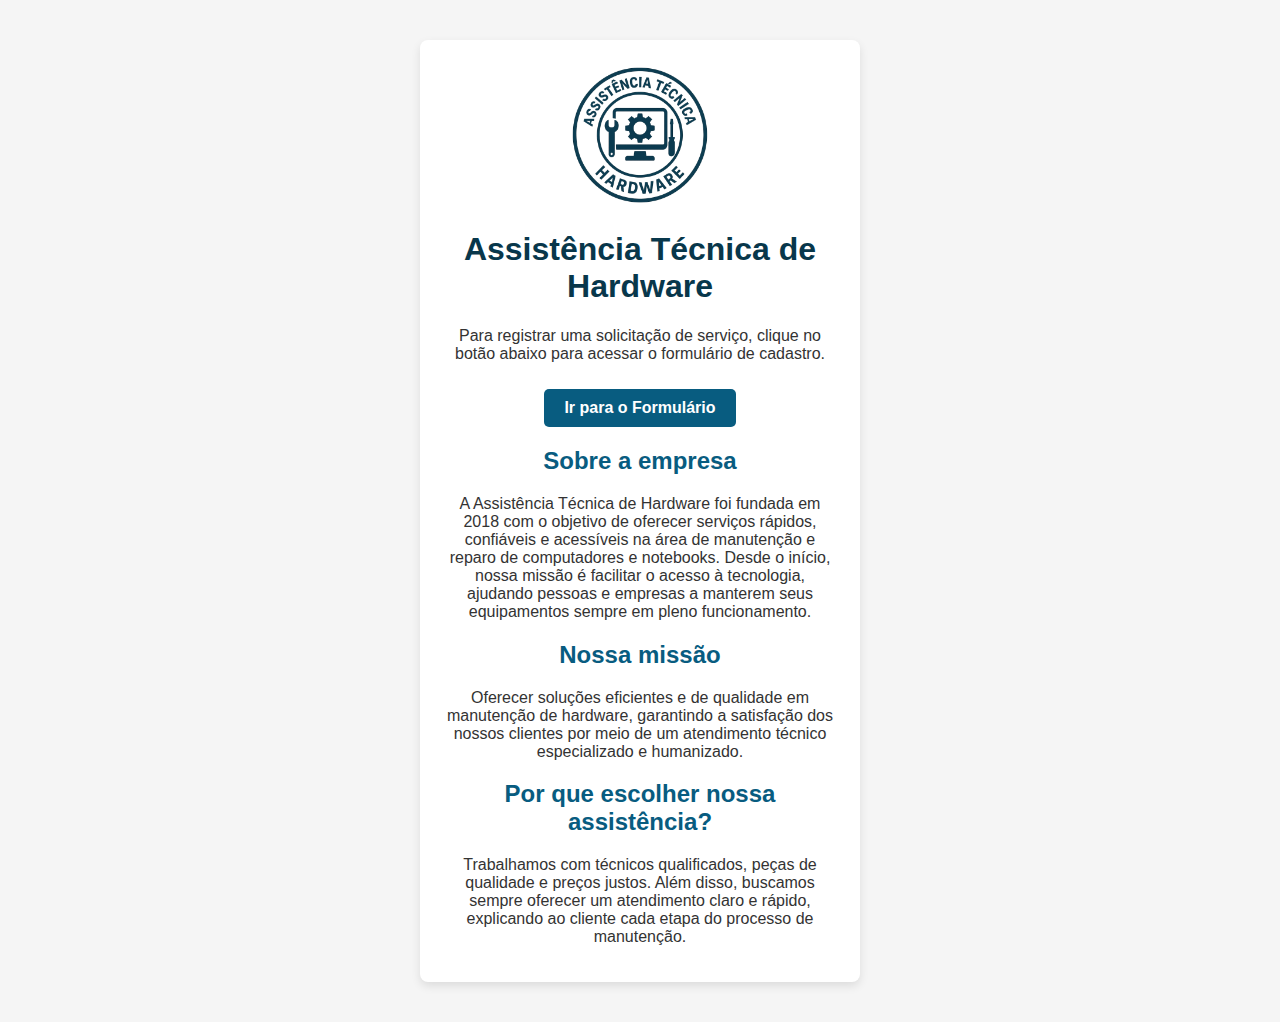
<file: index.html>
<!DOCTYPE html>
<html lang="pt-br">
<head>
    <meta charset="UTF-8">
    <meta name="viewport" content="width=device-width, initial-scale=1.0">
    <title>Assistência Técnica de Hardware</title>
    <link rel="stylesheet" href="style.css">
</head>
<body>

    <div class="container">

        <!-- INSIRA A IMAGEM AQUI -->
        <img src="image.png" alt="Logo da Assistência Técnica" class="logo">

        <h1>Assistência Técnica de Hardware</h1>

        <p>
            Para registrar uma solicitação de serviço, clique no botão abaixo
            para acessar o formulário de cadastro.
        </p>

        <a href="formulario.html">Ir para o Formulário</a>
    
            <h2>Sobre a empresa</h2>
        
            <p>
    A Assistência Técnica de Hardware foi fundada em 2018 com o objetivo de
    oferecer serviços rápidos, confiáveis e acessíveis na área de manutenção
    e reparo de computadores e notebooks. Desde o início, nossa missão é
    facilitar o acesso à tecnologia, ajudando pessoas e empresas a manterem
    seus equipamentos sempre em pleno funcionamento.
</p>

<h2>Nossa missão</h2>
<p>
    Oferecer soluções eficientes e de qualidade em manutenção de hardware,
    garantindo a satisfação dos nossos clientes por meio de um atendimento
    técnico especializado e humanizado.
</p>

<h2>Por que escolher nossa assistência?</h2>
<p>
    Trabalhamos com técnicos qualificados, peças de qualidade e preços justos.
    Além disso, buscamos sempre oferecer um atendimento claro e rápido,
    explicando ao cliente cada etapa do processo de manutenção.
</p>

    </div>

</body>
</html>
</file>
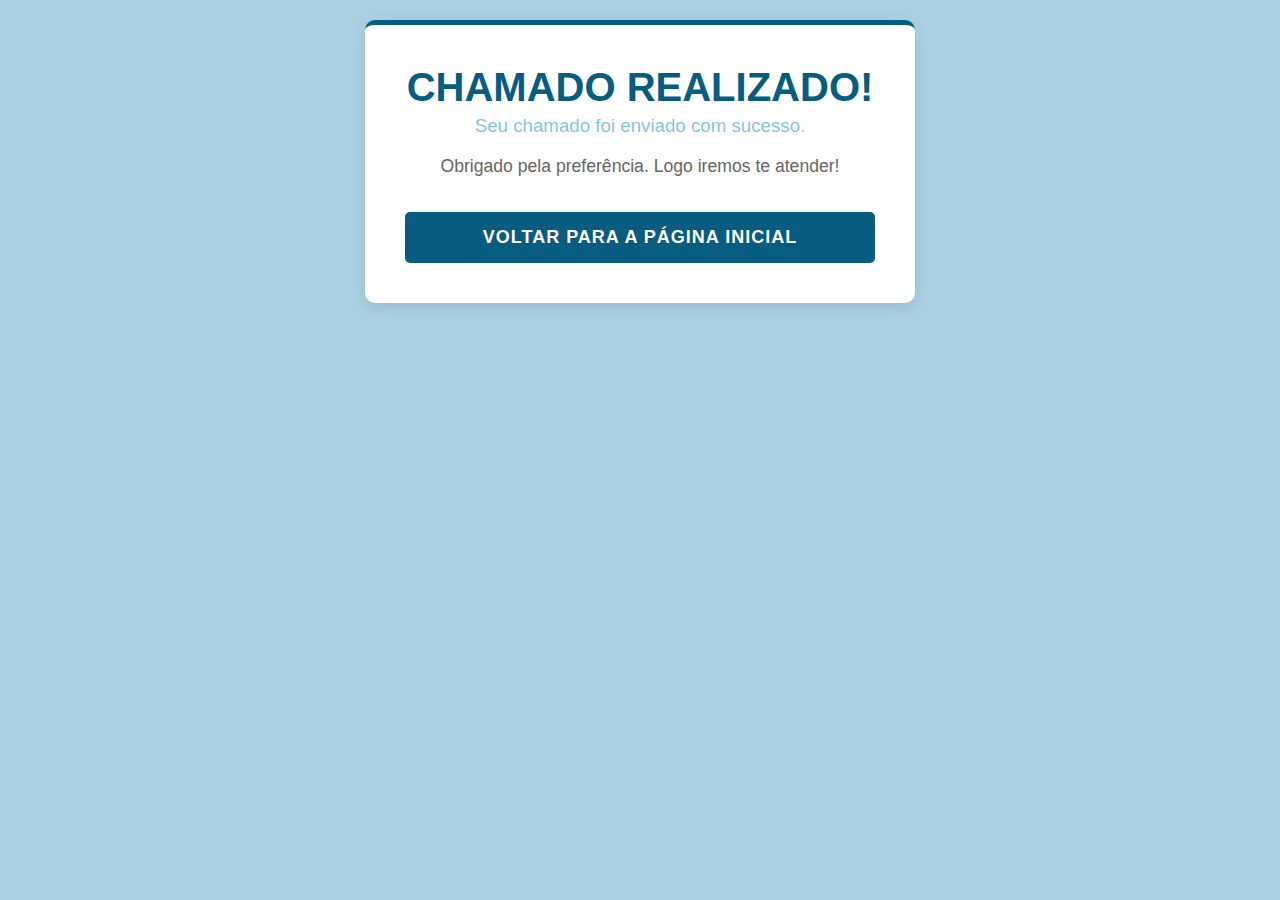
<file: enviado.html>
<!DOCTYPE html>
<html lang="pt-br">
<head>
    <link rel="stylesheet" href="form.css">
    <meta charset="UTF-8">
    <meta name="viewport" content="width=device-width, initial-scale=1.0">
    <title>Chamado Realizado - Assistência Técnica</title>
</head>
<body>

    <div class="card" style="text-align: center;">
        <h1 style="font-size: 2.5em;">CHAMADO REALIZADO!</h1>
        <h3 style="color: #0686c283;">Seu chamado foi enviado com sucesso.</h3>
        
        <p style="color: #666; font-size: 1.1em;">
            Obrigado pela preferência. Logo iremos te atender!
        </p>
        
        <br>
        <a href="index.html" class="btn-enviar">Voltar para a página inicial</a>
    </div>
    
</body>
</html>
</file>
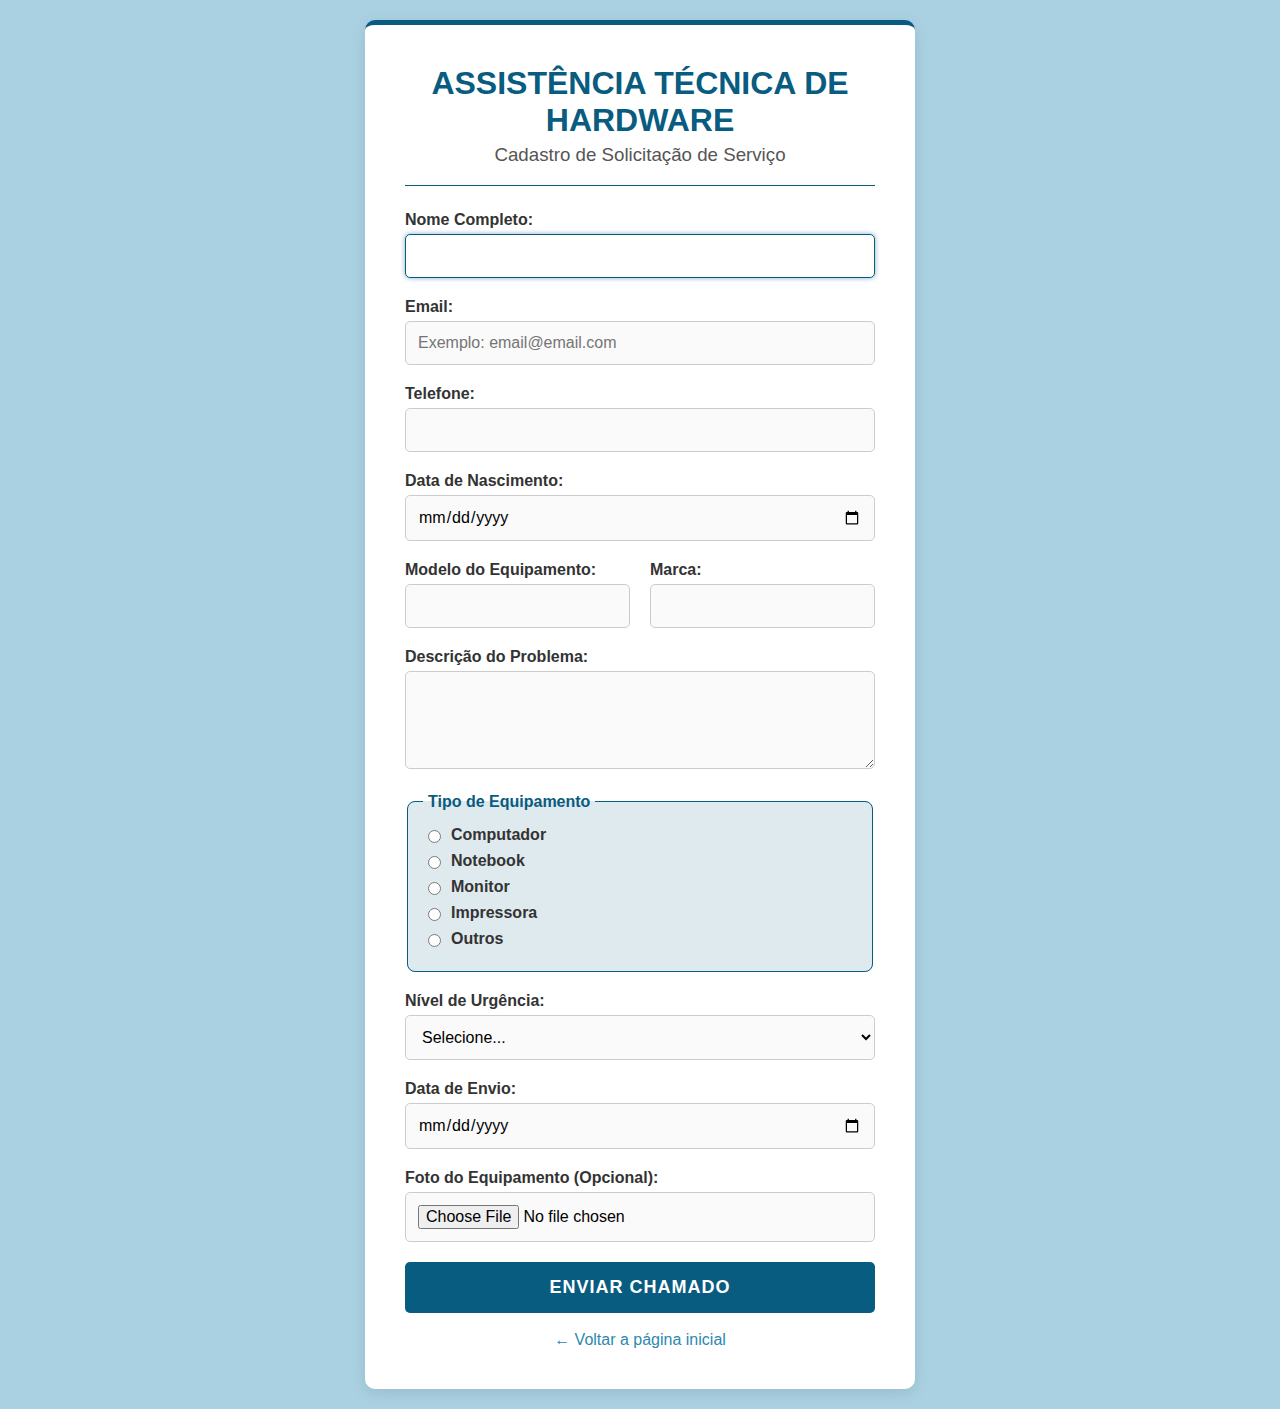
<file: formulario.html>
<!DOCTYPE html>
<html lang="pt-br">
<head>
    <link rel="stylesheet" href="form.css">
    <meta charset="UTF-8">
    <meta name="viewport" content="width=device-width, initial-scale=1.0">
    <title>Assistência Técnica de Hardware</title>
</head>
<body>
    <form id="form-assistencia" class="card">
        <h1>Assistência Técnica de Hardware</h1>
        <h3>Cadastro de Solicitação de Serviço</h3>
        <hr style="border: 0; border-top: 1px solid #085c80; margin-bottom: 25px;">

        <label for="nome">Nome Completo:</label>
        <input type="text" name="nome" id="nome" required autofocus>

        <label for="email">Email:</label>
        <input type="email" name="email" id="email" required placeholder="Exemplo: email@email.com">

        <label for="telefone">Telefone:</label>
        <input type="tel" name="telefone" id="telefone" required>

        <label for="dt-nasc">Data de Nascimento:</label>
        <input type="date" name="dt-nasc" id="dt-nasc" required>

        <div class="row-dupla">
            <div class="campo-metade">
                <label for="modelo">Modelo do Equipamento:</label>
                <input type="text" name="modelo" id="modelo" required>
            </div>
            <div class="campo-metade">
                <label for="marca">Marca:</label>
                <input type="text" name="marca" id="marca" required>
            </div>
        </div>

        <label for="sintomas">Descrição do Problema:</label>
        <textarea name="sintomas" id="sintomas" rows="4" required></textarea>

        <fieldset>
            <legend>Tipo de Equipamento</legend>
            <label class="opcao-inline"><input type="radio" name="tipo" value="Computador" required> Computador</label>
            <label class="opcao-inline"><input type="radio" name="tipo" value="Notebook"> Notebook</label>
            <label class="opcao-inline"><input type="radio" name="tipo" value="Monitor"> Monitor</label>
            <label class="opcao-inline"><input type="radio" name="tipo" value="Impressora"> Impressora</label>
            <label class="opcao-inline"><input type="radio" name="tipo" value="Outros"> Outros</label>
        </fieldset>

        <label for="urgencia">Nível de Urgência:</label>
        <select name="urgencia" id="urgencia" required>
            <option value="">Selecione...</option>
            <option value="Baixa">Baixa</option>
            <option value="Média">Média</option>
            <option value="Alta">Alta</option>
        </select>

        <label for="data-envio">Data de Envio:</label>
        <input type="date" name="data-envio" id="data-envio" required>

        <label for="foto">Foto do Equipamento (Opcional):</label>
        <input type="file" name="foto" id="foto">

        <button type="submit" class="btn-enviar">Enviar Chamado</button>
        
        <br><br>
        <a href="index.html" style="display:block; text-align:center; color:#2d88af; text-decoration:none;">&larr; Voltar a página inicial</a>
    </form> 

    <script>
        document.getElementById('form-assistencia').addEventListener('submit', function(e) {
            e.preventDefault(); 

            const inputFoto = document.getElementById('foto');
            let nomeArquivoFoto = "Nenhuma foto selecionada";
            if (inputFoto.files.length > 0) {
                nomeArquivoFoto = inputFoto.files[0].name;
            }

            const tipoEquipamento = document.querySelector('input[name="tipo"]:checked')?.value || "Não informado";

            const dados = {
                nome: document.getElementById('nome').value,
                email: document.getElementById('email').value,
                telefone: document.getElementById('telefone').value,
                nascimento: document.getElementById('dt-nasc').value,
                modelo: document.getElementById('modelo').value,
                marca: document.getElementById('marca').value,
                sintomas: document.getElementById('sintomas').value,
                tipoEquipamento: tipoEquipamento,
                urgencia: document.getElementById('urgencia').value,
                dataEnvio: document.getElementById('data-envio').value,
                foto: nomeArquivoFoto
            };

            localStorage.setItem('dadosAssistencia', JSON.stringify(dados));
            window.location.href = 'enviado.html';
        });
    </script>
</body>
</html>
</file>
<file: style.css>
/* styles.css */
body {
    font-family: Arial, sans-serif;
    background-color: #f5f5f5;
    margin: 0;
    padding: 40px;

    display: flex;
    justify-content: center;
    align-items: flex-start;
}

main {
    display: flex;
    gap: 40px; /* espaço entre as divs */
    flex-wrap: wrap;
    justify-content: center;
    width: 100%;
}

.container {
    text-align: center;
    padding: 20px;
    background-color: white;
    box-shadow: 0 4px 10px rgba(0, 0, 0, 0.1);
    border-radius: 8px;
    width: 100%;
    max-width: 400px;
}

h1 {
    font-size: 2rem;
    color: #08374B;
}

h2 {
    color: #085c80;
}

p {
    font-size: 1rem;
    color: #333;
}

a {
    text-decoration: none;
    font-weight: bold;
    color: #fff;
    background-color: #085c80;
    padding: 10px 20px;
    border-radius: 5px;
    display: inline-block;
    margin-top: 10px;
    transition: background-color 0.3s;
}

a:hover {
    background-color: #033044;
}

.logo {
    width: 150px;
    display: block;
    margin: 0 auto 20px; 
}

/* RESPONSIVO (celular) */
@media (max-width: 768px) {
    main {
        flex-direction: column;
        align-items: center;
    }
}
</file>
<file: form.css>
/* Reset básico */
* {
    box-sizing: border-box;
    font-family: 'Gill Sans', 'Gill Sans MT', Calibri, 'Trebuchet MS', sans-serif;
}

body {
    background-color:#aad1e2; /* Laranja muito suave para o fundo da página */
    margin: 0;
    padding: 20px;
}

/* O cartão agora é BRANCO para dar destaque */
.card {
    max-width: 550px; /* Largura padrão para formulários */
    width: 100%;
    margin: auto;
    background-color: #ffffff; /* Fundo branco */
    padding: 40px;
    border-radius: 10px;
    border-top: 5px solid #085c80; /* Detalhe laranja no topo */
    box-shadow: 0 4px 15px rgba(0,0,0,0.1);
}

/* Classe específica para cards mais largos (Menu e Atividades) */
.card-wide {
    max-width: 900px;
}

h1 {
    color: #085c80; /* Laranja escuro */
    text-align: center;
    margin-top: 0;
    margin-bottom: 5px;
    text-transform: uppercase;
}

h3 {
    text-align: center;
    color: #555; /* Cinza escuro */
    font-weight: normal;
    margin-top: 0;
}

/* Estilização dos inputs */
label {
    display: block;
    margin-bottom: 5px;
    color: #333;
    font-weight: bold;
}

input[type="text"],
input[type="email"],
input[type="tel"],
input[type="date"],
input[type="number"],
input[type="file"],
select,
textarea {
    width: 100%;
    padding: 12px;
    margin-bottom: 20px;
    border: 1px solid #ccc;
    border-radius: 5px;
    font-size: 16px;
    background-color: #fafafa;
}

/* Foco Laranja */
input:focus, select:focus, textarea:focus {
    outline: none;
    border: 1px solid #085c80;
    box-shadow: 0 0 5px #085c8080;
    background-color: #fff;
}

/* Agrupamento lado a lado */
.row-dupla {
    display: flex;
    gap: 20px;
}

.campo-metade {
    flex: 1;
}

/* Fieldset com tons de laranja suave */
fieldset {
    border: 1px solid #085c80;
    border-radius: 8px;
    margin-bottom: 20px;
    padding: 15px;
    background-color: #085c8021; /* Laranja/Amarelo bem claro */
}

legend {
    color: #085c80;
    font-weight: bold;
    padding: 0 5px;
}

.opcao-inline {
    display: flex;
    align-items: center;
    margin-bottom: 8px;
    cursor: pointer;
}

.opcao-inline input {
    width: auto;
    margin-right: 10px;
    accent-color: #085c80; /* Muda a cor do tique do checkbox */
}

/* Botão de Enviar Laranja */
.btn-enviar, button.btn-enviar {
    width: 100%;
    border: none;
    background-color: #085c80; /* Laranja vibrante */
    color: #fff; /* Texto branco */
    font-weight: bold;
    cursor: pointer;
    padding: 15px;
    font-size: 18px;
    border-radius: 5px;
    transition: background-color 0.3s;
    text-align: center;
    text-decoration: none;
    display: inline-block;
    text-transform: uppercase;
    letter-spacing: 1px;
}

.btn-enviar:hover, button.btn-enviar:hover {
    background-color: #2d88af; /* Laranja mais escuro no hover */
}
</file>
